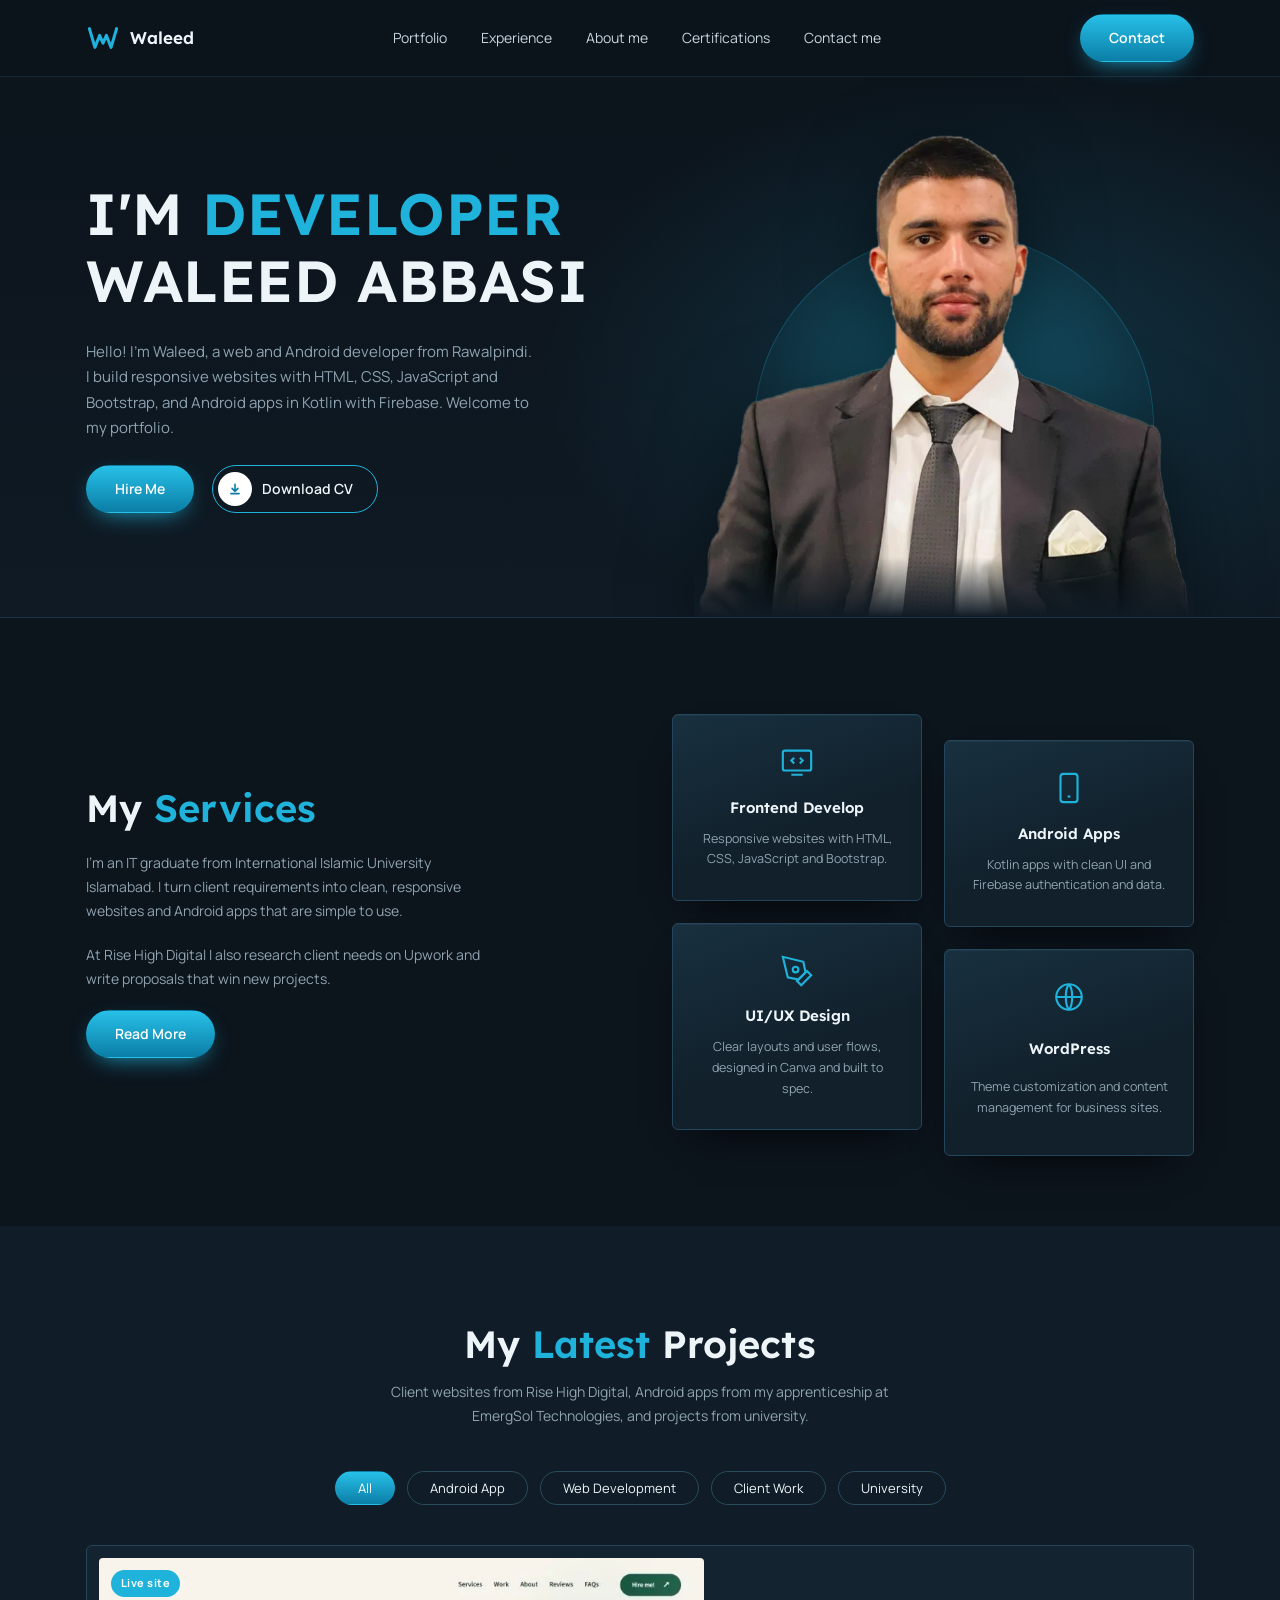
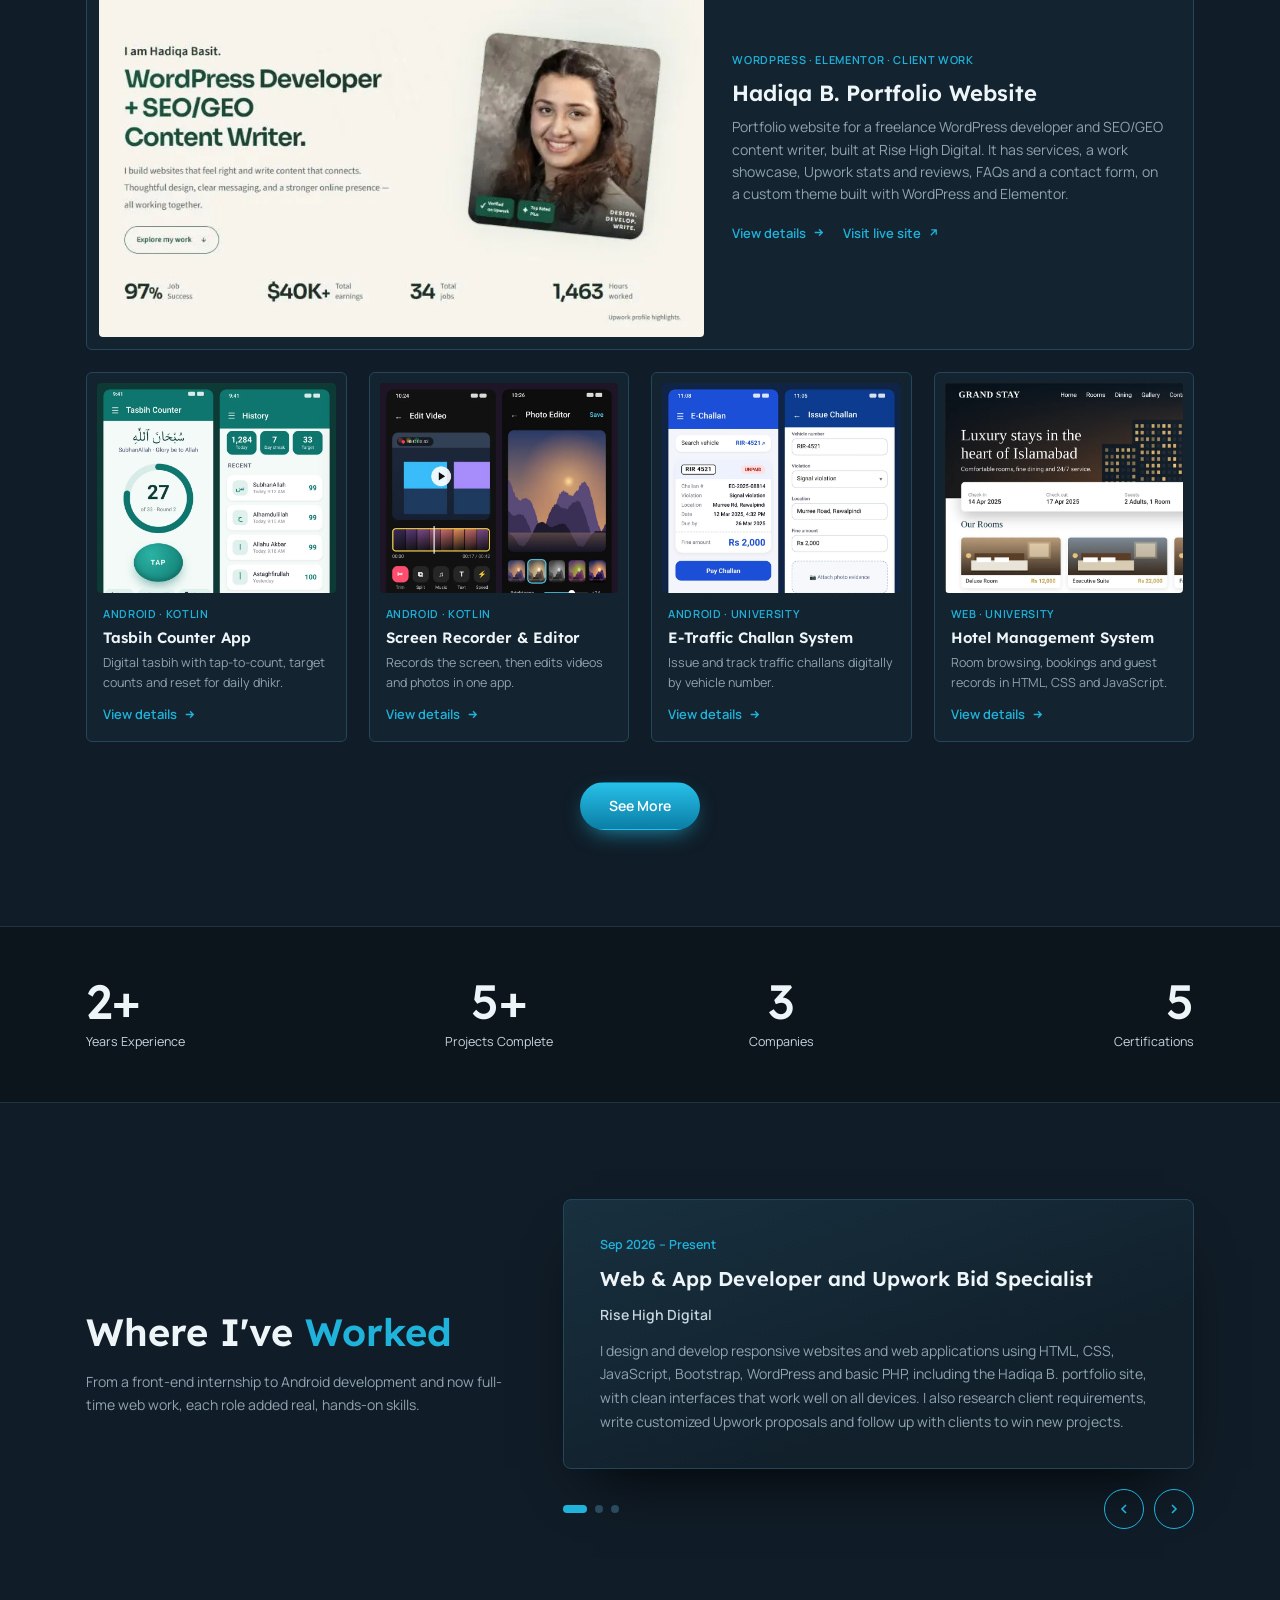
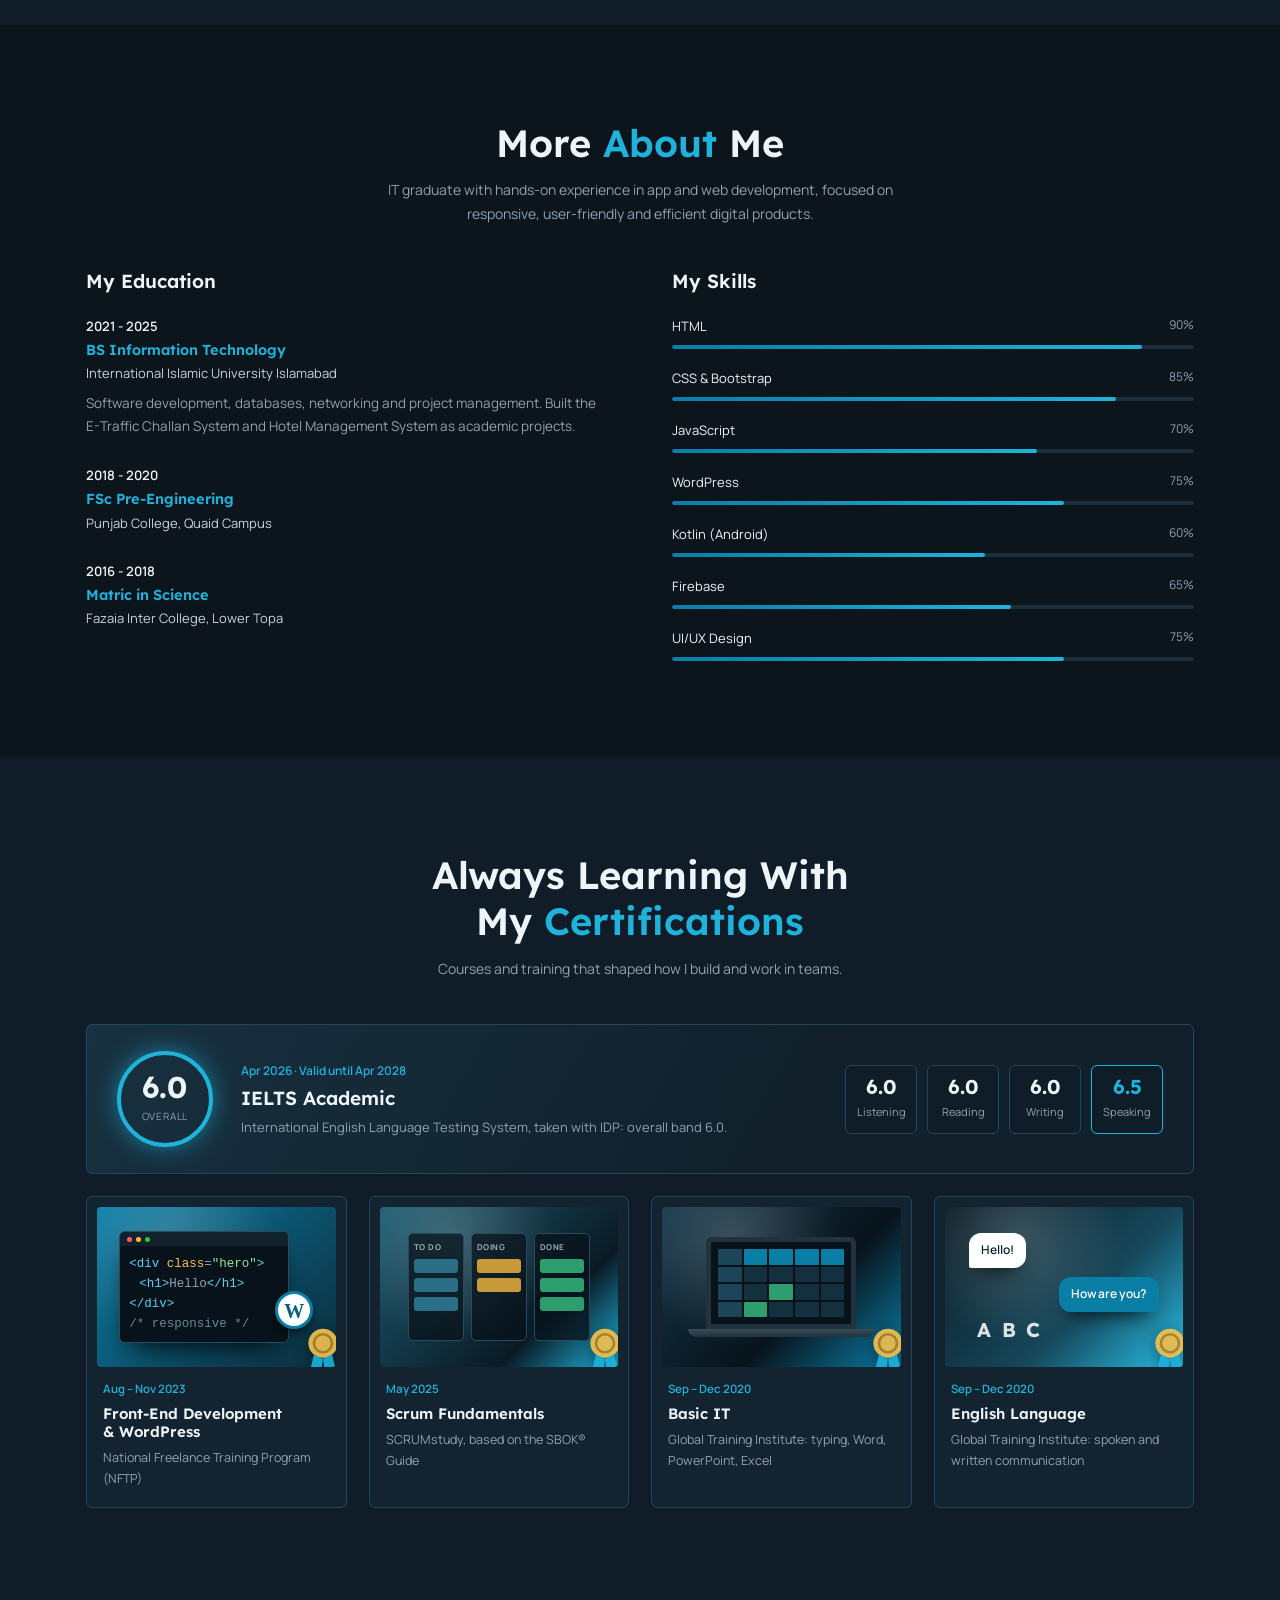
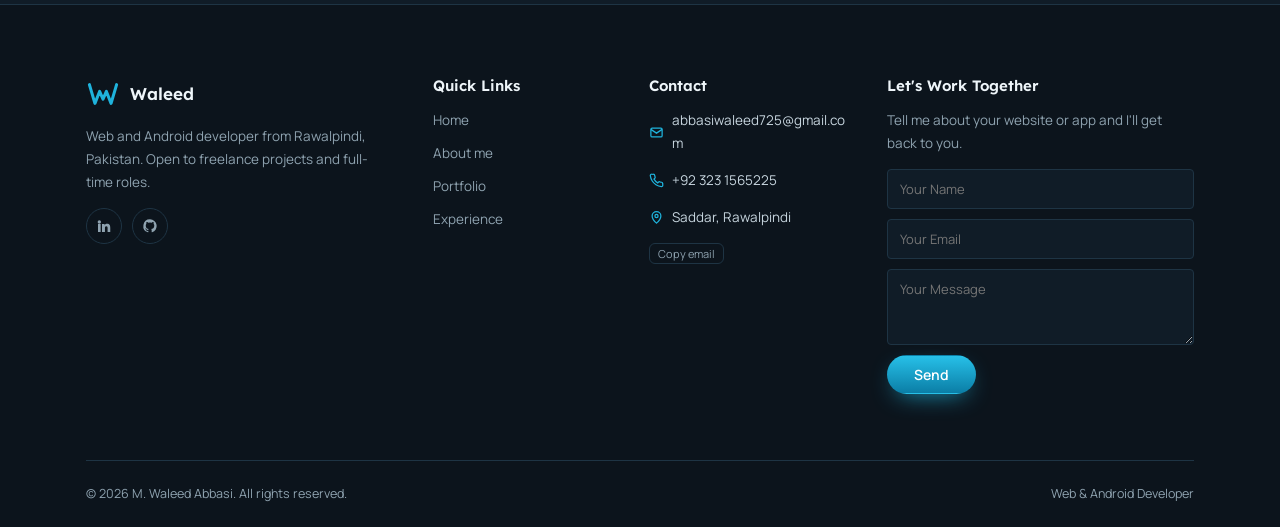
<file: index.html>
<!DOCTYPE html>
<html lang="en">
<head>
<meta charset="utf-8">
<meta name="viewport" content="width=device-width, initial-scale=1, viewport-fit=cover">
<title>Waleed Abbasi</title>
<link rel="preconnect" href="https://fonts.googleapis.com">
<link rel="preconnect" href="https://fonts.gstatic.com" crossorigin>
<link rel="stylesheet" href="https://fonts.googleapis.com/css2?family=Lexend:wght@400;500;600;700&family=Manrope:wght@400;500;600;700&display=swap">
<style>
/* Layout: follows the Behance reference: dark navy bands, cyan accent, split hero with cut-out portrait, staggered service cards */
:root{
  --bg:#0c141c; --band:#101c27; --hero:#0f1a24; --card:#13232f; --line:#1e3444;
  --fg:#eef5f9; --muted:#8fa3b0; --accent:#1fb3dc; --accent-2:#0b7ea6;
  --display:"Lexend","Segoe UI",system-ui,sans-serif;
  --body:"Manrope","Segoe UI",system-ui,sans-serif;
  color-scheme:dark;
}
*{box-sizing:border-box}
[hidden]{display:none!important}
html{scroll-behavior:smooth}
body{margin:0;background:var(--bg);color:var(--fg);font-family:var(--body);font-size:15px;line-height:1.7;-webkit-font-smoothing:antialiased}
body::before{content:"";position:fixed;inset:0 0 auto;height:env(safe-area-inset-top,0px);z-index:60;background:var(--bg)}
a{color:inherit;text-decoration:none}
h1,h2,h3,h4{font-family:var(--display);line-height:1.2;margin:0;font-weight:600;text-wrap:balance}
p{margin:0}
.hl{color:var(--accent)}
.wrap{max-width:1140px;margin:0 auto;padding-left:max(16px,env(safe-area-inset-left,0px));padding-right:max(16px,env(safe-area-inset-right,0px))}
section{padding-block:96px}
.band{background:var(--band)}
.sec-head{text-align:center;max-width:560px;margin:0 auto 44px;display:grid;gap:12px}
.sec-head h2,.h2{font-size:clamp(28px,4vw,38px)}
.sec-head p{color:var(--muted);font-size:14px}
:focus-visible{outline:2px solid var(--accent);outline-offset:3px;border-radius:6px}

.btn{display:inline-flex;align-items:center;justify-content:center;gap:10px;padding:11px 28px;border-radius:999px;font-weight:600;font-size:14px;border:1px solid transparent;cursor:pointer;font-family:var(--body);transition:transform .2s,box-shadow .2s,background .2s}
.btn-primary{background:linear-gradient(180deg,#27c0e8,var(--accent-2));color:#fff;box-shadow:0 8px 24px -10px var(--accent)}
.btn-primary:hover{transform:translateY(-2px);box-shadow:0 12px 30px -10px var(--accent)}
.btn-ghost{border-color:var(--accent);padding:5px 24px 5px 5px}
.btn-ghost .dot{width:34px;height:34px;border-radius:50%;background:#fff;display:grid;place-items:center;color:var(--accent-2)}
.btn-ghost:hover{background:rgba(31,179,220,.1)}

/* nav */
header{position:sticky;top:env(safe-area-inset-top,0px);z-index:50;background:rgba(12,20,28,.88);backdrop-filter:blur(12px);border-bottom:1px solid rgba(30,52,68,.6)}
.nav{display:flex;align-items:center;justify-content:space-between;height:76px;gap:16px}
.logo{display:flex;align-items:center;gap:10px;font-family:var(--display);font-weight:600;font-size:17px}
.logo svg{width:34px;height:34px}
.links{display:flex;gap:34px;font-size:14px;color:#c7d5de}
.links a{position:relative}
.links a:hover{color:var(--accent)}
.menu-btn{display:none;background:none;border:1px solid var(--line);color:var(--fg);border-radius:10px;width:42px;height:42px;cursor:pointer}

/* hero */
.hero{background:radial-gradient(700px 460px at 78% 55%,rgba(31,179,220,.18),transparent 65%),linear-gradient(180deg,var(--bg),var(--hero));overflow:hidden;border-bottom:1px solid var(--line)}
.hero-grid{display:grid;grid-template-columns:1.05fr .95fr;gap:24px;align-items:end;min-height:540px}
.hero-copy{padding-block:80px;display:grid;gap:24px;align-self:center;min-width:0}
.hero h1{font-size:clamp(36px,5.4vw,58px);text-transform:uppercase;letter-spacing:.01em;line-height:1.15}
.hero-copy>p{color:var(--muted);max-width:50ch;font-size:15px}
.hero-actions{display:flex;gap:18px;flex-wrap:wrap}
.portrait{position:relative;justify-self:end;width:min(500px,100%);align-self:end}
.portrait::before{content:"";position:absolute;left:12%;right:8%;bottom:0;height:78%;border-radius:50% 50% 0 0;background:radial-gradient(circle at 50% 40%,rgba(31,179,220,.35),rgba(31,179,220,.04) 70%);border:1px solid rgba(31,179,220,.25);border-bottom:0}
.portrait img{position:relative;display:block;width:100%;height:auto;filter:drop-shadow(0 20px 40px rgba(0,0,0,.5))}
.portrait::after{content:"";position:absolute;inset:auto 0 0;height:60px;background:linear-gradient(transparent,var(--hero))}

/* services */
.svc-grid{display:grid;grid-template-columns:1fr 1fr;gap:64px;align-items:center}
.svc-intro{display:grid;gap:20px;justify-items:start}
.svc-intro p{color:var(--muted);font-size:14px;max-width:46ch}
.svc-cards{display:grid;grid-template-columns:1fr 1fr;gap:22px}
.svc-cards .card:nth-child(even){transform:translateY(26px)}
.card{position:relative;background:linear-gradient(160deg,#18303f 0%,#11202b 60%);border:1px solid #24465a;border-radius:6px;padding:30px 22px;text-align:center;display:grid;gap:12px;justify-items:center;box-shadow:inset 0 1px 0 rgba(255,255,255,.04),0 20px 40px -24px #000;transition:border-color .25s,box-shadow .25s}
.card:hover{border-color:var(--accent);box-shadow:0 0 0 1px var(--accent),0 20px 40px -20px rgba(31,179,220,.4)}
.card .ic{color:var(--accent)}
.card h3{font-size:15px}
.card p{color:var(--muted);font-size:12.5px;line-height:1.65}

/* stats */
.stats{background:var(--bg);padding-block:48px;border-block:1px solid var(--line)}
.stats .wrap{display:grid;grid-template-columns:repeat(4,1fr);gap:20px}
.stat{text-align:center}
.stat:first-child{text-align:left}.stat:last-child{text-align:right}
.stat b{font-family:var(--display);font-size:clamp(34px,4.6vw,48px);font-weight:500;display:block;line-height:1.1;font-variant-numeric:tabular-nums}
.stat span{color:#c7d5de;font-size:12.5px}

/* about */
.about-grid{display:grid;grid-template-columns:1fr 1fr;gap:64px}
.about-grid>div{min-width:0}
.col-title{font-size:19px;margin-bottom:22px}
.edu{display:grid;gap:26px}
.edu-item{display:grid;gap:4px}
.edu-item .date{font-size:13px;font-weight:600}
.edu-item h4{color:var(--accent);font-size:14.5px}
.edu-item .org{font-size:13px;color:#c7d5de}
.edu-item p{color:var(--muted);font-size:13.5px;margin-top:4px}
.skills{display:grid;gap:18px}
.skill .row{display:flex;justify-content:space-between;font-size:13px;margin-bottom:8px}
.skill .row span:last-child{color:var(--muted);font-size:12px}
.bar{height:4px;background:#1c2f3c;border-radius:4px;overflow:hidden}
.bar i{display:block;height:100%;background:linear-gradient(90deg,var(--accent-2),var(--accent));border-radius:4px}

/* projects */
.filters{display:flex;flex-wrap:wrap;gap:12px;justify-content:center;margin-bottom:40px}
.filters button{background:transparent;border:1px solid #2a4a5e;color:var(--fg);border-radius:999px;padding:7px 22px;font-family:var(--body);font-size:13px;cursor:pointer;transition:.2s}
.filters button:hover{border-color:var(--accent)}
.filters button.on{background:linear-gradient(180deg,#27c0e8,var(--accent-2));border-color:transparent;color:#fff}
.proj-grid{display:grid;grid-template-columns:repeat(4,1fr);gap:22px}
.proj.feat{grid-column:1/-1;display:grid;grid-template-columns:1.35fr 1fr;gap:28px;align-items:center;padding:12px}
.proj.feat .proj-body{gap:10px;padding:8px 14px 8px 0}
.proj.feat h3{font-size:22px}
.proj.feat p{font-size:14px}
.proj.feat .shot{height:auto;aspect-ratio:16/10;display:block;padding:0}
.proj.feat .shot img{display:block;width:100%;height:100%;object-fit:cover;object-position:top;transition:transform .5s}
.proj.feat:hover .shot img{transform:scale(1.03)}
.proj .live{display:inline-flex;align-items:center;gap:6px;margin-top:6px;font-size:13px;font-weight:600;color:var(--accent)}
.proj .live:hover{text-decoration:underline}
.proj .new{position:absolute;left:12px;top:12px;background:var(--accent);color:#fff;font-size:11px;font-weight:700;padding:4px 10px;border-radius:999px;letter-spacing:.04em}
.proj.feat .shot{position:relative}
.proj .shot img{display:block;width:100%;height:100%;object-fit:cover;transition:transform .5s}
.proj:hover .shot img{transform:scale(1.04)}
.proj:not(.feat) .shot{height:210px}
.proj .shot img.tall{object-position:center 8%}
.proj .shot img.wide{object-position:left center}
.proj{background:var(--card);border:1px solid #24465a;border-radius:6px;padding:10px;display:flex;flex-direction:column;gap:12px;transition:border-color .25s,transform .25s}
.proj:hover{border-color:var(--accent);transform:translateY(-4px)}
.shot{height:200px;border-radius:4px;position:relative;display:grid;place-items:center;overflow:hidden;background:radial-gradient(300px 160px at 50% 115%,rgba(31,179,220,.35),transparent 70%),#08131b}
.proj-body{padding:0 6px 8px;display:grid;gap:6px}
.proj .tag{font-size:11px;color:var(--accent);font-weight:600;letter-spacing:.06em;text-transform:uppercase}
.proj h3{font-size:15px}
.proj p{color:var(--muted);font-size:12.5px;line-height:1.6}
.center{display:flex;justify-content:center;margin-top:40px}

/* mockups inside .shot */
.phone{width:104px;height:188px;border-radius:18px;background:#060e14;border:3px solid #22323e;padding:11px 8px;display:flex;flex-direction:column;gap:7px;align-items:center;box-shadow:0 20px 40px -18px #000;transform:translateY(22px)}
.phone::before{content:"";width:30px;height:4px;border-radius:4px;background:#22323e}
.phone.alt{transform:translateY(40px) rotate(7deg);margin-left:-22px;opacity:.9}
.duo{display:flex;align-items:flex-start}
.ring{width:74px;height:74px;border-radius:50%;border:5px solid var(--accent);display:grid;place-items:center;margin-top:10px;box-shadow:0 0 26px -4px var(--accent)}
.ring b{font-family:var(--display);font-size:20px}
.mini{font-size:7.5px;color:var(--muted);text-align:center;letter-spacing:.06em}
.beads{display:flex;gap:4px}.beads i{width:7px;height:7px;border-radius:50%;background:var(--accent);opacity:.35}.beads i:nth-child(-n+3){opacity:1}
.rec{width:38px;height:38px;border-radius:50%;border:3px solid #fff;display:grid;place-items:center;margin-top:14px}.rec i{width:20px;height:20px;border-radius:50%;background:#ff4d5e}
.timeline{width:100%;height:16px;display:flex;gap:2px}.timeline i{flex:1;background:linear-gradient(180deg,#2a6f86,#164252);border-radius:2px}
.pic{width:100%;height:62px;border-radius:5px;background:linear-gradient(135deg,#1d6d87,#0b2733 60%,#d3854d)}
.sliders{width:100%;display:grid;gap:5px}.sliders i{height:3px;background:var(--line);border-radius:3px;position:relative}.sliders i::after{content:"";position:absolute;left:0;top:0;height:3px;width:60%;background:var(--accent);border-radius:3px}
.ticket{width:100%;background:#0f1f2a;border:1px dashed #2a4a5c;border-radius:5px;padding:6px;display:grid;gap:4px}
.ticket .l{height:4px;background:var(--line);border-radius:3px}.ticket .l.s{width:60%}
.ticket .amt{font-family:var(--display);font-size:12px;color:var(--accent)}
.plate{font-size:9px;background:#e8f1f6;color:#0b1219;padding:2px 7px;border-radius:3px;font-weight:700}
.paybtn{width:100%;font-size:7.5px;text-align:center;background:var(--accent);border-radius:4px;padding:4px;color:#fff;font-weight:700}
.browser{width:88%;height:160px;border-radius:8px;border:1px solid #22323e;background:#060e14;transform:translateY(22px);overflow:hidden;box-shadow:0 20px 40px -18px #000}
.browser .bt{height:18px;background:#12222e;display:flex;gap:4px;align-items:center;padding:0 8px}.browser .bt i{width:6px;height:6px;border-radius:50%;background:#2c4555}
.browser .hb{height:48px;margin:8px;border-radius:5px;background:linear-gradient(120deg,#16475a,#0e2532);display:flex;align-items:center;padding:0 10px;font-family:var(--display);font-size:10px}
.rooms{display:grid;grid-template-columns:repeat(3,1fr);gap:6px;margin:0 8px}
.rooms div{height:52px;border-radius:5px;background:#12222e;border:1px solid var(--line);display:flex;flex-direction:column;padding:4px;gap:3px}
.rooms div::before{content:"";flex:1;border-radius:3px;background:linear-gradient(135deg,#2a6f86,#12313f)}
.rooms span{font-size:6.5px;color:var(--muted)}

/* certifications as article cards */
.art-grid{display:grid;grid-template-columns:repeat(4,1fr);gap:22px}
.art{background:var(--card);border:1px solid #24465a;border-radius:6px;padding:10px;display:flex;flex-direction:column;gap:12px}
.art .img{height:150px;border-radius:4px;display:grid;place-items:center;position:relative;overflow:hidden}
.art .img svg{width:54px;height:54px;color:#fff;opacity:.9;position:relative}
.art .img::before{content:"";position:absolute;inset:0;background:radial-gradient(circle at 30% 20%,rgba(255,255,255,.18),transparent 50%)}
.g1{background:linear-gradient(135deg,#0b7ea6,#0c2d3d)}.g2{background:linear-gradient(135deg,#1c5d73,#0a1a24 70%,#1fb3dc)}.g3{background:linear-gradient(135deg,#14374a,#08131b 60%,#0b7ea6)}.g4{background:linear-gradient(135deg,#0a1a24,#16475a 60%,#27c0e8)}
.art-body{padding:0 6px 8px;display:grid;gap:6px}
.art .date{font-size:11.5px;color:var(--accent);font-weight:600}
.art h3{font-size:15px}
.art p{color:var(--muted);font-size:12.5px}

.ielts{display:grid;grid-template-columns:auto 1fr auto;gap:28px;align-items:center;background:linear-gradient(120deg,#18303f,#11202b 65%);border:1px solid #24465a;border-radius:6px;padding:26px 30px;margin-bottom:22px}
.ielts .badge-i{width:96px;height:96px;border-radius:50%;border:4px solid var(--accent);display:grid;place-items:center;text-align:center;box-shadow:0 0 30px -6px var(--accent)}
.ielts .badge-i b{font-family:var(--display);font-size:30px;line-height:1;display:block}
.ielts .badge-i small{font-size:10px;color:var(--muted);letter-spacing:.08em}
.ielts .info-i{display:grid;gap:6px;min-width:0}
.ielts .date{font-size:12px;color:var(--accent);font-weight:600}
.ielts h3{font-size:19px}
.ielts p{color:var(--muted);font-size:13px}
.bands{display:grid;grid-template-columns:repeat(4,72px);gap:10px}
.bands div{border:1px solid #24465a;border-radius:6px;padding:10px 6px;text-align:center;background:#0f1d28}
.bands b{font-family:var(--display);font-size:20px;display:block;line-height:1.1;font-variant-numeric:tabular-nums}
.bands span{font-size:11px;color:var(--muted)}
.bands div.top{border-color:var(--accent)}.bands div.top b{color:var(--accent)}
@media (max-width:860px){.ielts{grid-template-columns:auto 1fr}.bands{grid-column:1/-1;grid-template-columns:repeat(4,1fr)}}
@media (max-width:600px){.ielts{grid-template-columns:1fr;justify-items:start;padding:22px}}

.art .img{height:160px}
.ill{position:relative;z-index:1}
.seal{position:absolute;right:10px;bottom:14px;width:30px;height:30px;z-index:2;filter:drop-shadow(0 4px 8px rgba(0,0,0,.45))}
.seal svg{width:100%;height:100%;opacity:1}
.ill.code{display:flex;align-items:center}
.win{width:170px;background:#07121a;border:1px solid #2a4a5e;border-radius:6px;overflow:hidden;box-shadow:0 14px 28px -12px #000}
.wb{height:14px;background:#12222e;display:flex;gap:4px;align-items:center;padding:0 7px}.wb i{width:5px;height:5px;border-radius:50%;background:#3a5a6e}.wb i:first-child{background:#ff5f57}.wb i:nth-child(2){background:#febc2e}.wb i:nth-child(3){background:#28c840}
.lines{padding:8px 9px;font-family:ui-monospace,Consolas,monospace;font-size:9px;line-height:1.6;color:#d6e4ec;text-align:left}
.lines p{margin:0;white-space:nowrap}.lines .in{padding-left:10px}
.lines .k{color:#5ad1f0;font-weight:400}.lines .a{color:#f5c451;font-weight:400}.lines .s{color:#9be29b;font-weight:400}.lines .cm{color:#6c8796}
.wp{width:38px;height:38px;border-radius:50%;background:#fff;color:#0b5f80;display:grid;place-items:center;font-family:Georgia,serif;font-weight:700;font-size:20px;margin-left:-14px;margin-top:46px;border:3px solid #0b7ea6;box-shadow:0 8px 16px -6px #000}
.ill.board{display:grid;grid-template-columns:repeat(3,56px);gap:7px}
.board .col{background:rgba(7,18,26,.75);border:1px solid #2a4a5e;border-radius:5px;padding:6px 5px;display:grid;gap:5px;align-content:start;min-height:108px}
.board span{font-size:8px;color:#9fb3bf;text-transform:uppercase;letter-spacing:.06em;font-weight:700}
.board i{height:14px;border-radius:3px;background:#2a6f86}.board i.y{background:#c99a3a}.board i.g{background:#2f9e6e}
.ill.laptop{display:grid;justify-items:center}
.scr{width:150px;height:92px;background:#07121a;border:5px solid #22323e;border-radius:6px 6px 0 0;padding:7px}
.sheet{display:grid;grid-template-columns:repeat(5,1fr);gap:2px;height:100%}
.sheet i{background:#14303f;border-radius:1px}.sheet i:nth-child(-n+5){background:#0b7ea6}.sheet i:nth-child(5n+1){background:#1c4558}.sheet i:nth-child(13),.sheet i:nth-child(17){background:#2f9e6e}
.base{width:186px;height:8px;background:linear-gradient(#3a4d5a,#22323e);border-radius:0 0 8px 8px}
.ill.talk{width:190px;height:120px}
.bub{position:absolute;padding:7px 12px;border-radius:12px;font-size:12px;font-weight:600;box-shadow:0 10px 20px -10px #000;white-space:nowrap}
.bub.b1{left:0;top:6px;background:#fff;color:#0b2733;border-bottom-left-radius:2px}
.bub.b2{right:0;top:50px;background:#0b7ea6;color:#fff;border-bottom-right-radius:2px}
.abc{position:absolute;left:8px;bottom:0;font-family:var(--display);font-size:20px;font-weight:700;letter-spacing:.12em;color:rgba(255,255,255,.85)}

/* experience slider */
.exp-wrap{display:grid;grid-template-columns:.8fr 1.2fr;gap:56px;align-items:center}
.exp-intro{display:grid;gap:14px}
.exp-intro p{color:var(--muted);font-size:14px}
.slider{position:relative}
.slide{background:linear-gradient(160deg,#18303f,#11202b 70%);border:1px solid #24465a;border-radius:8px;padding:34px 36px;display:grid;gap:12px;min-height:250px;align-content:start;box-shadow:0 30px 60px -30px #000}
.slide .date{font-size:12.5px;color:var(--accent);font-weight:600}
.slide h3{font-size:20px}
.slide .org{font-size:14px;color:#c7d5de;font-weight:600}
.slide p{color:var(--muted);font-size:14px}
.slide ul{margin:0;padding-left:18px;color:var(--muted);font-size:13.5px;display:grid;gap:4px}
.ctrl{display:flex;align-items:center;justify-content:space-between;margin-top:20px}
.dots{display:flex;gap:8px}
.dots button{width:8px;height:8px;border-radius:50%;border:0;background:#2a4a5e;cursor:pointer;padding:0}
.dots button.on{background:var(--accent);width:24px;border-radius:8px}
.arrows{display:flex;gap:10px}
.arrows button{width:40px;height:40px;border-radius:50%;border:1px solid var(--accent);background:transparent;color:var(--accent);cursor:pointer;display:grid;place-items:center}
.arrows button:hover{background:rgba(31,179,220,.12)}

/* companies row */
.brands{padding-block:44px;border-block:1px solid var(--line)}
.brands .wrap{display:flex;justify-content:space-between;align-items:center;gap:28px;flex-wrap:wrap}
.brands span{font-family:var(--display);font-weight:600;font-size:clamp(15px,2vw,20px);color:#9fb3bf;letter-spacing:.02em;display:flex;align-items:center;gap:10px}
.brands span i{width:10px;height:10px;border-radius:50%;background:var(--accent)}

/* footer */
footer{background:var(--bg);padding-block:72px 0;border-top:1px solid var(--line)}
.foot{display:grid;grid-template-columns:1.4fr .8fr .9fr 1.4fr;gap:40px}
.foot>div{min-width:0;display:grid;gap:14px;align-content:start}
.foot h4{font-size:15px}
.foot p,.foot li{color:var(--muted);font-size:13.5px}
.foot ul{list-style:none;margin:0;padding:0;display:grid;gap:10px}
.foot ul a:hover{color:var(--accent)}
.socials{display:flex;gap:10px}
.socials a{width:36px;height:36px;border:1px solid var(--line);border-radius:50%;display:grid;place-items:center;color:var(--muted);transition:.2s}
.socials a:hover{color:var(--accent);border-color:var(--accent)}
.socials svg{width:16px;height:16px}
.ci{display:flex;align-items:center;gap:8px;font-size:13.5px;color:#c7d5de;word-break:break-word}
.ci svg{flex:none;color:var(--accent)}
.copy{background:none;border:1px solid var(--line);color:var(--muted);border-radius:6px;padding:2px 8px;font-size:11px;cursor:pointer;font-family:var(--body)}
.copy:hover{color:var(--accent);border-color:var(--accent)}
form{display:grid;gap:10px}
input,textarea{background:#101c27;border:1px solid var(--line);border-radius:4px;padding:10px 12px;color:var(--fg);font-family:var(--body);font-size:13px;width:100%}
input:focus,textarea:focus{outline:none;border-color:var(--accent)}
textarea{min-height:76px;resize:vertical}
form .btn{justify-self:start;padding:9px 26px}
.form-note{font-size:12px;color:var(--accent)}
.bottom{margin-top:56px;border-top:1px solid var(--line);padding-block:22px;display:flex;justify-content:space-between;gap:16px;flex-wrap:wrap;font-size:12.5px;color:var(--muted)}

@media (max-width:980px){
  .proj-grid,.art-grid{grid-template-columns:1fr 1fr}
  .proj.feat{grid-template-columns:1fr 1fr}
  .foot{grid-template-columns:1fr 1fr}
}
@media (max-width:860px){
  .hero-grid,.svc-grid,.about-grid,.exp-wrap{grid-template-columns:1fr}
  .hero-grid{min-height:0}
  .hero-copy{padding-block:56px 0}
  .portrait{justify-self:center;width:min(400px,100%)}
  .links{display:none;position:absolute;top:76px;left:0;right:0;flex-direction:column;gap:0;background:var(--band);border-bottom:1px solid var(--line);padding-left:max(16px,env(safe-area-inset-left,0px));padding-right:max(16px,env(safe-area-inset-right,0px))}
  .links.open{display:flex}
  .links a{padding-block:14px;border-top:1px solid var(--line)}
  .menu-btn{display:grid;place-items:center}
  .nav>.btn{display:none}
}
@media (max-width:600px){
  section{padding-block:68px}
  .stats .wrap{grid-template-columns:1fr 1fr;row-gap:28px}
  .stat,.stat:first-child,.stat:last-child{text-align:center}
  .proj-grid,.art-grid,.foot{grid-template-columns:1fr}
  .proj.feat{grid-template-columns:1fr;gap:14px;padding:10px}
  .proj.feat .proj-body{padding:0 6px 8px}
  .svc-cards{gap:14px}
  .svc-cards .card:nth-child(even){transform:translateY(16px)}
  .card{padding:22px 14px}
  .slide{padding:26px 22px}
  .brands .wrap{justify-content:center}
}
@media (prefers-reduced-motion:reduce){*{transition:none!important;scroll-behavior:auto!important}}
</style>
</head>
<body>

<header>
  <div class="wrap nav">
    <a href="#home" class="logo" aria-label="Waleed Abbasi home">
      <svg viewBox="0 0 40 40" fill="none"><path d="M4 9l6.5 22L16 17l4 9 4-9 5.5 14L36 9" stroke="#1fb3dc" stroke-width="3.6" stroke-linecap="round" stroke-linejoin="round"/></svg>
      Waleed
    </a>
    <nav class="links" id="links">
      <a href="#projects">Portfolio</a>
      <a href="#experience">Experience</a>
      <a href="#about">About me</a>
      <a href="#certifications">Certifications</a>
      <a href="#contact">Contact me</a>
    </nav>
    <a href="#contact" class="btn btn-primary">Contact</a>
    <button class="menu-btn" id="menuBtn" aria-label="Open menu" aria-expanded="false">
      <svg width="20" height="20" viewBox="0 0 24 24" fill="none" stroke="currentColor" stroke-width="2"><path d="M4 7h16M4 12h16M4 17h16"/></svg>
    </button>
  </div>
</header>

<main>
<!-- HERO -->
<div class="hero" id="home">
  <div class="wrap hero-grid">
    <div class="hero-copy">
      <h1>I'm <span class="hl">Developer</span><br>Waleed Abbasi</h1>
      <p>Hello! I'm Waleed, a web and Android developer from Rawalpindi. I build responsive websites with HTML, CSS, JavaScript and Bootstrap, and Android apps in Kotlin with Firebase. Welcome to my portfolio.</p>
      <div class="hero-actions">
        <a href="#contact" class="btn btn-primary">Hire Me</a>
        <a href="cv.pdf" class="btn btn-ghost" download="Waleed_Abbasi_CV.pdf"><span class="dot"><svg width="14" height="14" viewBox="0 0 24 24" fill="none" stroke="currentColor" stroke-width="2.8" stroke-linecap="round"><path d="M12 4v12m0 0l-5-5m5 5l5-5M5 20h14"/></svg></span>Download CV</a>
      </div>
    </div>
    <div class="portrait">
      <img src="[data-uri]" alt="Portrait of Waleed Abbasi" width="760" height="747">
    </div>
  </div>
</div>

<!-- SERVICES -->
<section id="services">
  <div class="wrap svc-grid">
    <div class="svc-intro">
      <h2 class="h2">My <span class="hl">Services</span></h2>
      <p>I'm an IT graduate from International Islamic University Islamabad. I turn client requirements into clean, responsive websites and Android apps that are simple to use.</p>
      <p>At Rise High Digital I also research client needs on Upwork and write proposals that win new projects.</p>
      <a href="#about" class="btn btn-primary">Read More</a>
    </div>
    <div class="svc-cards">
      <div class="card"><span class="ic"><svg width="34" height="34" viewBox="0 0 24 24" fill="none" stroke="currentColor" stroke-width="1.5"><rect x="2" y="4" width="20" height="14" rx="1.5"/><path d="M8 21h8M10 9l-2 2 2 2M14 9l2 2-2 2"/></svg></span><h3>Frontend Develop</h3><p>Responsive websites with HTML, CSS, JavaScript and Bootstrap.</p></div>
      <div class="card"><span class="ic"><svg width="34" height="34" viewBox="0 0 24 24" fill="none" stroke="currentColor" stroke-width="1.5"><rect x="6" y="2" width="12" height="20" rx="2"/><path d="M11 18h2"/></svg></span><h3>Android Apps</h3><p>Kotlin apps with clean UI and Firebase authentication and data.</p></div>
      <div class="card"><span class="ic"><svg width="34" height="34" viewBox="0 0 24 24" fill="none" stroke="currentColor" stroke-width="1.5"><path d="M12 19l7-7 3 3-7 7-3-3z"/><path d="M18 13l-1.5-7.5L2 2l3.5 14.5L13 18l5-5z"/><circle cx="11" cy="11" r="2"/></svg></span><h3>UI/UX Design</h3><p>Clear layouts and user flows, designed in Canva and built to spec.</p></div>
      <div class="card"><span class="ic"><svg width="34" height="34" viewBox="0 0 24 24" fill="none" stroke="currentColor" stroke-width="1.5"><circle cx="12" cy="12" r="9"/><path d="M3 12h18M12 3c3 3.5 3 14.5 0 18M12 3c-3 3.5-3 14.5 0 18"/></svg></span><h3>WordPress</h3><p>Theme customization and content management for business sites.</p></div>
    </div>
  </div>
</section>

<!-- PROJECTS -->
<section id="projects" class="band">
  <div class="wrap">
    <div class="sec-head">
      <h2>My <span class="hl">Latest</span> Projects</h2>
      <p>Client websites from Rise High Digital, Android apps from my apprenticeship at EmergSol Technologies, and projects from university.</p>
    </div>
    <div class="filters">
      <button class="on" data-f="all">All</button>
      <button data-f="android">Android App</button>
      <button data-f="web">Web Development</button>
      <button data-f="client">Client Work</button>
      <button data-f="uni">University</button>
    </div>
    <div class="proj-grid">
      <article class="proj feat" data-cat="web client">
        <a class="shot" href="https://hadiqa.yummipop.store/" target="_blank" rel="noopener"><img src="[data-uri]" alt="Homepage of the Hadiqa B. portfolio website" loading="lazy" width="788" height="500"><span class="new">Live site</span></a>
        <div class="proj-body"><span class="tag">WordPress · Elementor · Client Work</span><h3>Hadiqa B. Portfolio Website</h3><p>Portfolio website for a freelance WordPress developer and SEO/GEO content writer, built at Rise High Digital. It has services, a work showcase, Upwork stats and reviews, FAQs and a contact form, on a custom theme built with WordPress and Elementor.</p><a class="live" href="https://hadiqa.yummipop.store/" target="_blank" rel="noopener">Visit live site <svg width="13" height="13" viewBox="0 0 24 24" fill="none" stroke="currentColor" stroke-width="2.4"><path d="M7 17L17 7M8 7h9v9"/></svg></a></div>
      </article>
      <article class="proj" data-cat="android">
        <div class="shot"><img src="[data-uri]" alt="Tasbih Counter app: counter and history screens" loading="lazy" width="848" height="900" class="tall"></div>
        <div class="proj-body"><span class="tag">Android · Kotlin</span><h3>Tasbih Counter App</h3><p>Digital tasbih with tap-to-count, target counts and reset for daily dhikr.</p></div>
      </article>
      <article class="proj" data-cat="android">
        <div class="shot"><img src="[data-uri]" alt="Screen Recorder app: video editor and photo editor screens" loading="lazy" width="848" height="900" class="tall"></div>
        <div class="proj-body"><span class="tag">Android · Kotlin</span><h3>Screen Recorder &amp; Editor</h3><p>Records the screen, then edits videos and photos in one app.</p></div>
      </article>
      <article class="proj" data-cat="android uni">
        <div class="shot"><img src="[data-uri]" alt="E-Challan app: challan details and issue challan screens" loading="lazy" width="848" height="900" class="tall"></div>
        <div class="proj-body"><span class="tag">Android · University</span><h3>E-Traffic Challan System</h3><p>Issue and track traffic challans digitally by vehicle number.</p></div>
      </article>
      <article class="proj" data-cat="web uni">
        <div class="shot"><img src="[data-uri]" alt="Hotel Management System website homepage" loading="lazy" width="1100" height="668" class="wide"></div>
        <div class="proj-body"><span class="tag">Web · University</span><h3>Hotel Management System</h3><p>Room browsing, bookings and guest records in HTML, CSS and JavaScript.</p></div>
      </article>
    </div>
    <div class="center"><a href="https://github.com/waleedabbasi725" target="_blank" rel="noopener" class="btn btn-primary">See More</a></div>
  </div>
</section>

<!-- STATS -->
<div class="stats">
  <div class="wrap">
    <div class="stat"><b>2+</b><span>Years Experience</span></div>
    <div class="stat"><b>5+</b><span>Projects Complete</span></div>
    <div class="stat"><b>3</b><span>Companies</span></div>
    <div class="stat"><b>5</b><span>Certifications</span></div>
  </div>
</div>

<!-- EXPERIENCE -->
<section id="experience" class="band">
  <div class="wrap exp-wrap">
    <div class="exp-intro">
      <h2 class="h2">Where I've <span class="hl">Worked</span></h2>
      <p>From a front-end internship to Android development and now full-time web work, each role added real, hands-on skills.</p>
    </div>
    <div class="slider">
      <div class="slide" data-i="0">
        <span class="date">Sep 2026 – Present</span>
        <h3>Web &amp; App Developer and Upwork Bid Specialist</h3>
        <span class="org">Rise High Digital</span>
        <p>I design and develop responsive websites and web applications using HTML, CSS, JavaScript, Bootstrap, WordPress and basic PHP, including the Hadiqa B. portfolio site, with clean interfaces that work well on all devices. I also research client requirements, write customized Upwork proposals and follow up with clients to win new projects.</p>
      </div>
      <div class="slide" data-i="1" hidden>
        <span class="date">Nov 2025 – May 2026</span>
        <h3>Mobile App Developer (Apprenticeship)</h3>
        <span class="org">EmergSol Technologies (Pvt) Ltd.</span>
        <p>Developed and maintained Android apps in Kotlin, including the Tasbih Counter and Screen Recorder &amp; Editor. Worked on UI, activity and fragment handling, Firebase authentication and data, debugging and performance.</p>
      </div>
      <div class="slide" data-i="2" hidden>
        <span class="date">Dec 2024 – Jun 2025</span>
        <h3>Front-End Developer (Internship)</h3>
        <span class="org">See Pakistan Tours</span>
        <p>Built and maintained responsive web interfaces with HTML, CSS, Bootstrap and JavaScript, collaborated on UI/UX improvements, and gained experience in debugging and deployment.</p>
      </div>
      <div class="ctrl">
        <div class="dots"><button class="on" aria-label="Role 1"></button><button aria-label="Role 2"></button><button aria-label="Role 3"></button></div>
        <div class="arrows">
          <button id="prev" aria-label="Previous role"><svg width="16" height="16" viewBox="0 0 24 24" fill="none" stroke="currentColor" stroke-width="2.4"><path d="M15 18l-6-6 6-6"/></svg></button>
          <button id="next" aria-label="Next role"><svg width="16" height="16" viewBox="0 0 24 24" fill="none" stroke="currentColor" stroke-width="2.4"><path d="M9 18l6-6-6-6"/></svg></button>
        </div>
      </div>
    </div>
  </div>
</section>

<!-- ABOUT -->
<section id="about">
  <div class="wrap">
    <div class="sec-head">
      <h2>More <span class="hl">About</span> Me</h2>
      <p>IT graduate with hands-on experience in app and web development, focused on responsive, user-friendly and efficient digital products.</p>
    </div>
    <div class="about-grid">
      <div>
        <h3 class="col-title">My Education</h3>
        <div class="edu">
          <div class="edu-item"><span class="date">2021 - 2025</span><h4>BS Information Technology</h4><span class="org">International Islamic University Islamabad</span><p>Software development, databases, networking and project management. Built the E-Traffic Challan System and Hotel Management System as academic projects.</p></div>
          <div class="edu-item"><span class="date">2018 - 2020</span><h4>FSc Pre-Engineering</h4><span class="org">Punjab College, Quaid Campus</span></div>
          <div class="edu-item"><span class="date">2016 - 2018</span><h4>Matric in Science</h4><span class="org">Fazaia Inter College, Lower Topa</span></div>
        </div>
      </div>
      <div>
        <h3 class="col-title">My Skills</h3>
        <div class="skills">
          <div class="skill"><div class="row"><span>HTML</span><span>90%</span></div><div class="bar"><i style="width:90%"></i></div></div>
          <div class="skill"><div class="row"><span>CSS &amp; Bootstrap</span><span>85%</span></div><div class="bar"><i style="width:85%"></i></div></div>
          <div class="skill"><div class="row"><span>JavaScript</span><span>70%</span></div><div class="bar"><i style="width:70%"></i></div></div>
          <div class="skill"><div class="row"><span>WordPress</span><span>75%</span></div><div class="bar"><i style="width:75%"></i></div></div>
          <div class="skill"><div class="row"><span>Kotlin (Android)</span><span>60%</span></div><div class="bar"><i style="width:60%"></i></div></div>
          <div class="skill"><div class="row"><span>Firebase</span><span>65%</span></div><div class="bar"><i style="width:65%"></i></div></div>
          <div class="skill"><div class="row"><span>UI/UX Design</span><span>75%</span></div><div class="bar"><i style="width:75%"></i></div></div>
        </div>
      </div>
    </div>
  </div>
</section>


<!-- CERTIFICATIONS -->
<section id="certifications" class="band">
  <div class="wrap">
    <div class="sec-head">
      <h2>Always Learning With My <span class="hl">Certifications</span></h2>
      <p>Courses and training that shaped how I build and work in teams.</p>
    </div>
    <div class="ielts">
      <div class="badge-i"><div><b>6.0</b><small>OVERALL</small></div></div>
      <div class="info-i"><span class="date">Apr 2026 · Valid until Apr 2028</span><h3>IELTS Academic</h3><p>International English Language Testing System, taken with IDP: overall band 6.0.</p></div>
      <div class="bands" aria-label="Band scores">
        <div><b>6.0</b><span>Listening</span></div>
        <div><b>6.0</b><span>Reading</span></div>
        <div><b>6.0</b><span>Writing</span></div>
        <div class="top"><b>6.5</b><span>Speaking</span></div>
      </div>
    </div>
    <div class="art-grid">
      <article class="art"><div class="img g1"><div class="ill code"><div class="win"><div class="wb"><i></i><i></i><i></i></div><div class="lines"><p><b class="k">&lt;div</b> <b class="a">class</b>=<b class="s">"hero"</b><b class="k">&gt;</b></p><p class="in"><b class="k">&lt;h1&gt;</b>Hello<b class="k">&lt;/h1&gt;</b></p><p><b class="k">&lt;/div&gt;</b></p><p class="cm">/* responsive */</p></div></div><div class="wp">W</div></div><span class="seal" aria-hidden="true"><svg viewBox="0 0 24 24"><circle cx="12" cy="9" r="6.5" fill="#f5c451"/><circle cx="12" cy="9" r="4" fill="none" stroke="#b8862a" stroke-width="1.2"/><path d="M8 14l-2 8 3-2 2 3 1-7M16 14l2 8-3-2-2 3-1-7" fill="#1fb3dc"/></svg></span></div><div class="art-body"><span class="date">Aug – Nov 2023</span><h3>Front-End Development &amp; WordPress</h3><p>National Freelance Training Program (NFTP)</p></div></article>
      <article class="art"><div class="img g2"><div class="ill board"><div class="col"><span>To do</span><i></i><i></i><i></i></div><div class="col"><span>Doing</span><i class="y"></i><i class="y"></i></div><div class="col"><span>Done</span><i class="g"></i><i class="g"></i><i class="g"></i></div></div><span class="seal" aria-hidden="true"><svg viewBox="0 0 24 24"><circle cx="12" cy="9" r="6.5" fill="#f5c451"/><circle cx="12" cy="9" r="4" fill="none" stroke="#b8862a" stroke-width="1.2"/><path d="M8 14l-2 8 3-2 2 3 1-7M16 14l2 8-3-2-2 3-1-7" fill="#1fb3dc"/></svg></span></div><div class="art-body"><span class="date">May 2025</span><h3>Scrum Fundamentals</h3><p>SCRUMstudy, based on the SBOK® Guide</p></div></article>
      <article class="art"><div class="img g3"><div class="ill laptop"><div class="scr"><div class="sheet"><i></i><i></i><i></i><i></i><i></i><i></i><i></i><i></i><i></i><i></i><i></i><i></i><i></i><i></i><i></i><i></i><i></i><i></i><i></i><i></i></div></div><div class="base"></div></div><span class="seal" aria-hidden="true"><svg viewBox="0 0 24 24"><circle cx="12" cy="9" r="6.5" fill="#f5c451"/><circle cx="12" cy="9" r="4" fill="none" stroke="#b8862a" stroke-width="1.2"/><path d="M8 14l-2 8 3-2 2 3 1-7M16 14l2 8-3-2-2 3-1-7" fill="#1fb3dc"/></svg></span></div><div class="art-body"><span class="date">Sep – Dec 2020</span><h3>Basic IT</h3><p>Global Training Institute: typing, Word, PowerPoint, Excel</p></div></article>
      <article class="art"><div class="img g4"><div class="ill talk"><div class="bub b1">Hello!</div><div class="bub b2">How are you?</div><div class="abc">A B C</div></div><span class="seal" aria-hidden="true"><svg viewBox="0 0 24 24"><circle cx="12" cy="9" r="6.5" fill="#f5c451"/><circle cx="12" cy="9" r="4" fill="none" stroke="#b8862a" stroke-width="1.2"/><path d="M8 14l-2 8 3-2 2 3 1-7M16 14l2 8-3-2-2 3-1-7" fill="#1fb3dc"/></svg></span></div><div class="art-body"><span class="date">Sep – Dec 2020</span><h3>English Language</h3><p>Global Training Institute: spoken and written communication</p></div></article>
    </div>
  </div>
</section>


</main>

<footer id="contact">
  <div class="wrap">
    <div class="foot">
      <div>
        <a href="#home" class="logo"><svg viewBox="0 0 40 40" fill="none"><path d="M4 9l6.5 22L16 17l4 9 4-9 5.5 14L36 9" stroke="#1fb3dc" stroke-width="3.6" stroke-linecap="round" stroke-linejoin="round"/></svg>Waleed</a>
        <p>Web and Android developer from Rawalpindi, Pakistan. Open to freelance projects and full-time roles.</p>
        <div class="socials">
          <a href="https://www.linkedin.com/in/waleed-abbasi-006522288" target="_blank" rel="noopener" aria-label="LinkedIn"><svg viewBox="0 0 24 24" fill="currentColor"><path d="M4.98 3.5a2.5 2.5 0 11-.01 5 2.5 2.5 0 01.01-5zM3 9h4v12H3zM9 9h3.8v1.7h.05c.53-1 1.83-2.05 3.77-2.05 4.03 0 4.78 2.65 4.78 6.1V21h-4v-5.5c0-1.3 0-3-1.85-3s-2.13 1.44-2.13 2.92V21H9z"/></svg></a>
          <a href="https://github.com/waleedabbasi725" target="_blank" rel="noopener" aria-label="GitHub"><svg viewBox="0 0 24 24" fill="currentColor"><path d="M12 2a10 10 0 00-3.16 19.49c.5.09.68-.22.68-.48v-1.7c-2.78.6-3.37-1.34-3.37-1.34-.45-1.16-1.11-1.47-1.11-1.47-.9-.62.07-.6.07-.6 1 .07 1.53 1.03 1.53 1.03.9 1.52 2.34 1.08 2.91.83.09-.65.35-1.09.63-1.34-2.22-.25-4.55-1.11-4.55-4.94 0-1.1.39-1.99 1.03-2.69-.1-.25-.45-1.27.1-2.65 0 0 .84-.27 2.75 1.02a9.5 9.5 0 015 0c1.91-1.3 2.75-1.02 2.75-1.02.55 1.38.2 2.4.1 2.65.64.7 1.03 1.6 1.03 2.69 0 3.84-2.34 4.68-4.57 4.93.36.31.68.92.68 1.85v2.75c0 .27.18.58.69.48A10 10 0 0012 2z"/></svg></a>
        </div>
      </div>
      <div>
        <h4>Quick Links</h4>
        <ul><li><a href="#home">Home</a></li><li><a href="#about">About me</a></li><li><a href="#projects">Portfolio</a></li><li><a href="#experience">Experience</a></li></ul>
      </div>
      <div>
        <h4>Contact</h4>
        <span class="ci"><svg width="15" height="15" viewBox="0 0 24 24" fill="none" stroke="currentColor" stroke-width="2"><rect x="3" y="5" width="18" height="14" rx="2"/><path d="M3 7l9 6 9-6"/></svg><span id="em">abbasiwaleed725@gmail.com</span></span>
        <span class="ci"><svg width="15" height="15" viewBox="0 0 24 24" fill="none" stroke="currentColor" stroke-width="2"><path d="M22 16.9v3a2 2 0 01-2.2 2 19.8 19.8 0 01-8.6-3.1 19.5 19.5 0 01-6-6A19.8 19.8 0 012.1 4.2 2 2 0 014.1 2h3a2 2 0 012 1.7c.1.9.4 1.8.7 2.7a2 2 0 01-.5 2.1L8 9.8a16 16 0 006 6l1.3-1.3a2 2 0 012.1-.4c.9.3 1.8.6 2.7.7a2 2 0 011.7 2z"/></svg>+92 323 1565225</span>
        <span class="ci"><svg width="15" height="15" viewBox="0 0 24 24" fill="none" stroke="currentColor" stroke-width="2"><path d="M12 21s-7-6.2-7-11.5a7 7 0 0114 0C19 14.8 12 21 12 21z"/><circle cx="12" cy="9.5" r="2.5"/></svg>Saddar, Rawalpindi</span>
        <button class="copy" data-copy="abbasiwaleed725@gmail.com" style="justify-self:start">Copy email</button>
      </div>
      <div>
        <h4>Let's Work Together</h4>
        <p>Tell me about your website or app and I'll get back to you.</p>
        <form id="contactForm">
          <input id="f-name" name="name" required placeholder="Your Name" aria-label="Your name">
          <input id="f-email" name="email" type="email" required placeholder="Your Email" aria-label="Your email">
          <textarea id="f-msg" name="message" required placeholder="Your Message" aria-label="Your message"></textarea>
          <button class="btn btn-primary" type="submit">Send</button>
          <span class="form-note" id="formNote" aria-live="polite"></span>
        </form>
      </div>
    </div>
    <div class="bottom"><span>© <span id="yr">2026</span> M. Waleed Abbasi. All rights reserved.</span><span>Web &amp; Android Developer</span></div>
  </div>
</footer>

<script>
(function(){
  var btn=document.getElementById('menuBtn'),links=document.getElementById('links');
  btn.addEventListener('click',function(){var o=links.classList.toggle('open');btn.setAttribute('aria-expanded',o)});
  links.addEventListener('click',function(e){if(e.target.tagName==='A'){links.classList.remove('open');btn.setAttribute('aria-expanded',false)}});

  var fb=document.querySelectorAll('.filters button'),pr=document.querySelectorAll('.proj');
  fb.forEach(function(b){b.addEventListener('click',function(){
    fb.forEach(function(x){x.classList.remove('on')});b.classList.add('on');
    var f=b.dataset.f;pr.forEach(function(p){p.hidden=!(f==='all'||p.dataset.cat.split(' ').indexOf(f)>-1)});
  })});

  var slides=document.querySelectorAll('.slide'),dots=document.querySelectorAll('.dots button'),cur=0;
  function show(i){cur=(i+slides.length)%slides.length;slides.forEach(function(s,k){s.hidden=k!==cur});dots.forEach(function(d,k){d.classList.toggle('on',k===cur)})}
  document.getElementById('prev').onclick=function(){show(cur-1)};
  document.getElementById('next').onclick=function(){show(cur+1)};
  dots.forEach(function(d,k){d.onclick=function(){show(k)}});

  document.querySelectorAll('.copy').forEach(function(c){c.addEventListener('click',function(){
    var old=c.textContent,done=function(){c.textContent='Copied';setTimeout(function(){c.textContent=old},1500)};
    var fail=function(){var r=document.createRange();r.selectNodeContents(document.getElementById('em'));var s=getSelection();s.removeAllRanges();s.addRange(r)};
    try{navigator.clipboard.writeText(c.dataset.copy).then(done,fail)}catch(e){fail()}
  })});

  var form=document.getElementById('contactForm'),note=document.getElementById('formNote'),sendBtn=form.querySelector('button[type=submit]');
  form.addEventListener('submit',function(e){
    e.preventDefault();
    var g=function(id){return document.getElementById(id).value.trim()};
    var data={name:g('f-name'),email:g('f-email'),message:g('f-msg'),_subject:'New portfolio message from '+g('f-name'),_template:'table',_captcha:'false',_replyto:g('f-email')};
    sendBtn.disabled=true;sendBtn.textContent='Sending...';note.textContent='';
    fetch('https://formsubmit.co/ajax/abbasiwaleed725@gmail.com',{method:'POST',headers:{'Content-Type':'application/json','Accept':'application/json'},body:JSON.stringify(data)})
      .then(function(r){return r.json()})
      .then(function(res){
        if(res.success==='true'||res.success===true){form.reset();note.textContent='Thanks! Your message was sent. I\'ll reply soon.'}
        else{throw new Error(res.message||'failed')}
      })
      .catch(function(){note.textContent='Message could not be sent. Please email abbasiwaleed725@gmail.com directly.'})
      .finally(function(){sendBtn.disabled=false;sendBtn.textContent='Send'});
  });
  document.getElementById('yr').textContent=new Date().getFullYear();
})();
</script>
<style>
.proj{cursor:pointer}
.proj .more{display:inline-flex;align-items:center;gap:6px;margin-top:6px;font-size:13px;font-weight:600;color:var(--accent);background:none;border:0;padding:0;cursor:pointer;font-family:var(--body);justify-self:start}
.proj .more:hover{text-decoration:underline}
.proj .plinks{display:flex;gap:18px;flex-wrap:wrap}
.pm{position:fixed;inset:0;z-index:100;background:rgba(4,9,13,.78);backdrop-filter:blur(4px);display:flex;align-items:flex-start;justify-content:center;overflow-y:auto;padding:max(40px,env(safe-area-inset-top,0px)) max(16px,env(safe-area-inset-right,0px)) 40px max(16px,env(safe-area-inset-left,0px))}
.pm-box{position:relative;width:min(860px,100%);background:#0f1c27;border:1px solid #24465a;border-radius:10px;padding:36px 40px;box-shadow:0 40px 80px -30px #000;display:grid;gap:22px;animation:pmIn .25s ease}
@keyframes pmIn{from{opacity:0;transform:translateY(14px)}to{opacity:1;transform:none}}
.pm-x{position:absolute;right:16px;top:16px;width:36px;height:36px;border-radius:50%;border:1px solid #2a4a5e;background:#13232f;color:var(--fg);cursor:pointer;font-size:18px;line-height:1}
.pm-x:hover{border-color:var(--accent);color:var(--accent)}
.pm-eye{font-size:11.5px;font-weight:700;letter-spacing:.1em;text-transform:uppercase;color:var(--accent)}
.pm h2{font-size:clamp(26px,4vw,36px);margin-top:-12px}
.pm-sum{color:#c7d5de;font-size:15px;max-width:62ch}
.pm-tech{border:1px solid #24465a;border-left:3px solid var(--accent);border-radius:6px;padding:14px 16px;display:grid;gap:10px;background:#13232f}
.pm-tech b{font-size:11px;letter-spacing:.1em;color:var(--accent)}
.pm-chips{display:flex;flex-wrap:wrap;gap:8px}
.pm-chips span{font-size:12.5px;padding:5px 12px;border:1px solid #2f5468;border-radius:999px;color:#d6e4ec}
.pm-live{justify-self:start}
.pm-facts{display:grid;grid-template-columns:repeat(3,1fr);gap:18px;border-block:1px solid #1e3444;padding-block:18px}
.pm-facts b{font-family:var(--display);font-size:19px;font-weight:600;display:block}
.pm-facts span{font-size:12.5px;color:var(--muted)}
.pm h3{font-size:18px;margin-bottom:6px}
.pm-txt p{color:var(--muted);font-size:14.5px;max-width:68ch}
.pm-img{border-radius:6px;overflow:hidden;border:1px solid #24465a;background:#08131b}
.pm-img img{display:block;width:100%;height:auto;max-height:520px;object-fit:contain}
.pm-cap{font-size:12.5px;color:var(--muted);margin-top:-12px}
.pm-feats{display:grid;grid-template-columns:repeat(3,1fr);gap:16px}
.pm-feats div{border:1px solid #1e3444;border-radius:6px;padding:16px;background:#13232f;display:grid;gap:6px;align-content:start}
.pm-feats small{font-size:11px;letter-spacing:.08em;color:var(--accent);font-weight:700}
.pm-feats h4{font-size:15px}
.pm-feats p{font-size:13px;color:var(--muted)}
.pm-res ul{margin:0;padding-left:20px;display:grid;gap:6px;color:var(--muted);font-size:14px}
body.pm-open{overflow:hidden}
@media (max-width:700px){.pm-box{padding:28px 20px}.pm-facts,.pm-feats{grid-template-columns:1fr}}
</style>
<div class="pm" id="pm" hidden role="dialog" aria-modal="true" aria-labelledby="pm-title">
  <div class="pm-box">
    <button class="pm-x" id="pmClose" aria-label="Close project details">×</button>
    <span class="pm-eye" id="pm-eye"></span>
    <h2 id="pm-title"></h2>
    <p class="pm-sum" id="pm-sum"></p>
    <div class="pm-tech"><b>TECHNOLOGIES &amp; TOOLS</b><div class="pm-chips" id="pm-tech"></div></div>
    <a class="btn btn-ghost pm-live" id="pm-live" target="_blank" rel="noopener" hidden style="padding:9px 22px">Visit live website ↗</a>
    <div class="pm-facts" id="pm-facts"></div>
    <div class="pm-txt"><h3>The brief</h3><p id="pm-brief"></p></div>
    <div class="pm-txt"><h3>My role</h3><p id="pm-role"></p></div>
    <div class="pm-img"><img id="pm-img" alt=""></div>
    <p class="pm-cap" id="pm-cap"></p>
    <div><h3>Key features</h3><div class="pm-feats" id="pm-feats" style="margin-top:12px"></div></div>
    <div class="pm-res"><h3>The result</h3><ul id="pm-res"></ul></div>
  </div>
</div>
<script>
(function(){
var P={
 hadiqa:{eye:'WordPress · Client project',title:'Hadiqa B. Portfolio Website',
  sum:'A portfolio website for a freelance WordPress developer and SEO/GEO content writer, built to show her services and work and turn visitors into clients.',
  tech:['WordPress','Elementor','Custom theme','HTML','CSS','JavaScript'],live:'https://hadiqa.yummipop.store/',
  facts:[['WordPress','Built with Elementor'],['6 sections','Services, work, about, reviews, FAQs, contact'],['2026','Design, development & launch']],
  brief:'Hadiqa Basit is a freelance WordPress developer and SEO/GEO content writer who works with clients through Upwork. She needed one professional site that presents her services, shows her past projects and makes it easy for new clients to contact her.',
  role:'Built at Rise High Digital. I worked on the page layout, responsive development in WordPress and Elementor, the filterable projects section, the reviews and FAQ sections, and the contact form, then tested and launched the site.',
  cap:'The homepage, with her introduction, photo and Upwork highlights.',
  feats:[['Services at a glance','Six service areas, from WordPress and Shopify builds to SEO writing, each with a short description.'],['Filterable portfolio','Projects can be filtered by platform, and each one opens a detailed case study.'],['Built-in trust','Upwork stats, client reviews and FAQs answer questions before clients reach out.']],
  res:['A live, responsive portfolio site that works on desktop and mobile.','A clear path to hire, through the contact form and her Upwork profile.','A site the client can update herself in WordPress.']},
 tasbih:{eye:'Android · Apprenticeship project',title:'Tasbih Counter App',
  sum:'A digital tasbih for Android that replaces physical prayer beads with a simple tap-to-count screen, targets and a history of daily dhikr.',
  tech:['Kotlin','Android Studio','XML Layouts','SharedPreferences'],
  facts:[['Kotlin','Native Android app'],['Offline','Works without internet'],['2025–2026','Built at EmergSol Technologies']],
  brief:'Many people count dhikr on beads or on their fingers and lose track of the count. The goal was an app that is quick to open, easy to tap with one hand, and remembers the count and daily totals.',
  role:'During my apprenticeship I built the screens in XML, wrote the counting and target logic in Kotlin, added vibration feedback when a target is reached, and saved counts locally so they are kept after the app closes.',
  cap:'The counter screen and the history screen.',
  feats:[['Tap to count','A large button and a progress ring that shows how close you are to the target.'],['Dhikr presets','SubhanAllah, Alhamdulillah, Allahu Akbar and more, with the Arabic text and meaning.'],['History & streaks','Daily totals and a list of recent sessions so progress is easy to follow.']],
  res:['A lightweight app that works offline and opens straight to the counter.','Hands-on experience with Android UI, app state and local storage in Kotlin.']},
 recorder:{eye:'Android · Apprenticeship project',title:'Screen Recorder & Editor',
  sum:'An all-in-one Android app to record the screen, trim and edit the video, and edit photos, without switching between apps.',
  tech:['Kotlin','Android Studio','MediaProjection API','MediaRecorder'],
  facts:[['Kotlin','Native Android app'],['3 tools','Recorder, video editor, photo editor'],['2025–2026','Built at EmergSol Technologies']],
  brief:'Users who record their screen usually need a second app to cut the video and a third to edit images. This app puts recording, video editing and photo editing in one place.',
  role:'I worked on the recording flow and permissions, the video editing screen with its timeline and tools, and the photo editor with filters and adjustment sliders, along with testing and fixing bugs on different devices.',
  cap:'The video editor and the photo editor.',
  feats:[['Screen recording','Record the screen in high quality, with a recording timer and controls.'],['Video editing','Trim, split and export clips from a simple timeline.'],['Photo editing','Filters plus brightness, contrast and saturation controls.']],
  res:['One app for recording and editing, instead of three.','Experience with Android media APIs, permissions and performance.']},
 challan:{eye:'Android · University project',title:'E-Traffic Challan System',
  sum:'An Android app that lets traffic wardens issue challans digitally and lets citizens look up and track their fines by vehicle number.',
  tech:['Kotlin','Firebase Authentication','Cloud Firestore','Android Studio'],
  facts:[['Kotlin + Firebase','Android app with cloud data'],['2 user roles','Wardens and citizens'],['University','IIU Islamabad']],
  brief:'Paper challans are slow to issue, easy to lose and hard to track. The project replaces them with a digital system where every challan is stored online and linked to the vehicle number.',
  role:'I designed and built the Android app, set up Firebase Authentication for warden and citizen accounts, and stored challans in Firestore so they can be searched by vehicle number.',
  cap:'Challan details for a citizen, and the warden’s form for issuing a challan.',
  feats:[['Issue challans','Wardens enter the vehicle number, violation, location and fine, and can attach photo evidence.'],['Search by vehicle','Citizens find all challans linked to their vehicle number.'],['Track status','Each challan shows its amount, due date and whether it is paid or unpaid.']],
  res:['A working prototype of a paperless challan system.','Practical experience with Firebase authentication and a cloud database.']},
 hotel:{eye:'Web · University project',title:'Hotel Management System',
  sum:'A responsive hotel website where guests can browse rooms and make bookings, with pages for managing bookings and guest records.',
  tech:['HTML','CSS','JavaScript'],
  facts:[['HTML · CSS · JS','No frameworks'],['Responsive','Desktop to mobile'],['University','IIU Islamabad']],
  brief:'A hotel needed a simple website to show its rooms online and take bookings, plus an easy way for staff to keep track of bookings and guests.',
  role:'I designed and built the pages in HTML and CSS, made the layout responsive, and used JavaScript for the booking form, form validation and managing guest records.',
  cap:'The homepage, with the booking bar and room cards.',
  feats:[['Room listings','Room types with photos and prices per night.'],['Online booking','Check-in, check-out and guest selection, with form validation.'],['Guest records','Add, view and manage bookings and guest details.']],
  res:['A complete, responsive hotel website built from scratch.','Strong practice in HTML, CSS and JavaScript fundamentals.']}
};
var ids=['hadiqa','tasbih','recorder','challan','hotel'];
var pm=document.getElementById('pm'),last=null;
function $(i){return document.getElementById(i)}
function open(id,src){var d=P[id];if(!d)return;last=document.activeElement;
 $('pm-eye').textContent=d.eye;$('pm-title').textContent=d.title;$('pm-sum').textContent=d.sum;
 $('pm-tech').innerHTML=d.tech.map(function(t){return '<span>'+t+'</span>'}).join('');
 var l=$('pm-live');if(d.live){l.href=d.live;l.hidden=false}else{l.hidden=true}
 $('pm-facts').innerHTML=d.facts.map(function(f){return '<div><b>'+f[0]+'</b><span>'+f[1]+'</span></div>'}).join('');
 $('pm-brief').textContent=d.brief;$('pm-role').textContent=d.role;
 $('pm-img').src=src;$('pm-img').alt=d.title;$('pm-cap').textContent=d.cap;
 $('pm-feats').innerHTML=d.feats.map(function(f,i){return '<div><small>0'+(i+1)+'</small><h4>'+f[0]+'</h4><p>'+f[1]+'</p></div>'}).join('');
 $('pm-res').innerHTML=d.res.map(function(r){return '<li>'+r+'</li>'}).join('');
 pm.hidden=false;pm.scrollTop=0;document.body.classList.add('pm-open');$('pmClose').focus()}
function close(){pm.hidden=true;document.body.classList.remove('pm-open');if(last)last.focus()}
document.querySelectorAll('.proj').forEach(function(card,i){
 var id=ids[i];card.dataset.p=id;card.setAttribute('tabindex','0');
 var body=card.querySelector('.proj-body'),live=body.querySelector('.live');
 var btn=document.createElement('button');btn.type='button';btn.className='more';btn.innerHTML='View details <svg width="13" height="13" viewBox="0 0 24 24" fill="none" stroke="currentColor" stroke-width="2.4"><path d="M5 12h14M13 6l6 6-6 6"/></svg>';
 if(live){var w=document.createElement('div');w.className='plinks';live.parentNode.insertBefore(w,live);w.appendChild(btn);w.appendChild(live)}else body.appendChild(btn);
 function go(e){if(e.target.closest('.live'))return;e.preventDefault();open(id,card.querySelector('.shot img').src)}
 card.addEventListener('click',go);
 card.addEventListener('keydown',function(e){if(e.key==='Enter'&&e.target===card)go(e)});
});
$('pmClose').addEventListener('click',close);
pm.addEventListener('click',function(e){if(e.target===pm)close()});
document.addEventListener('keydown',function(e){if(e.key==='Escape'&&!pm.hidden)close()});
})();
</script>

</body>
</html>
</file>
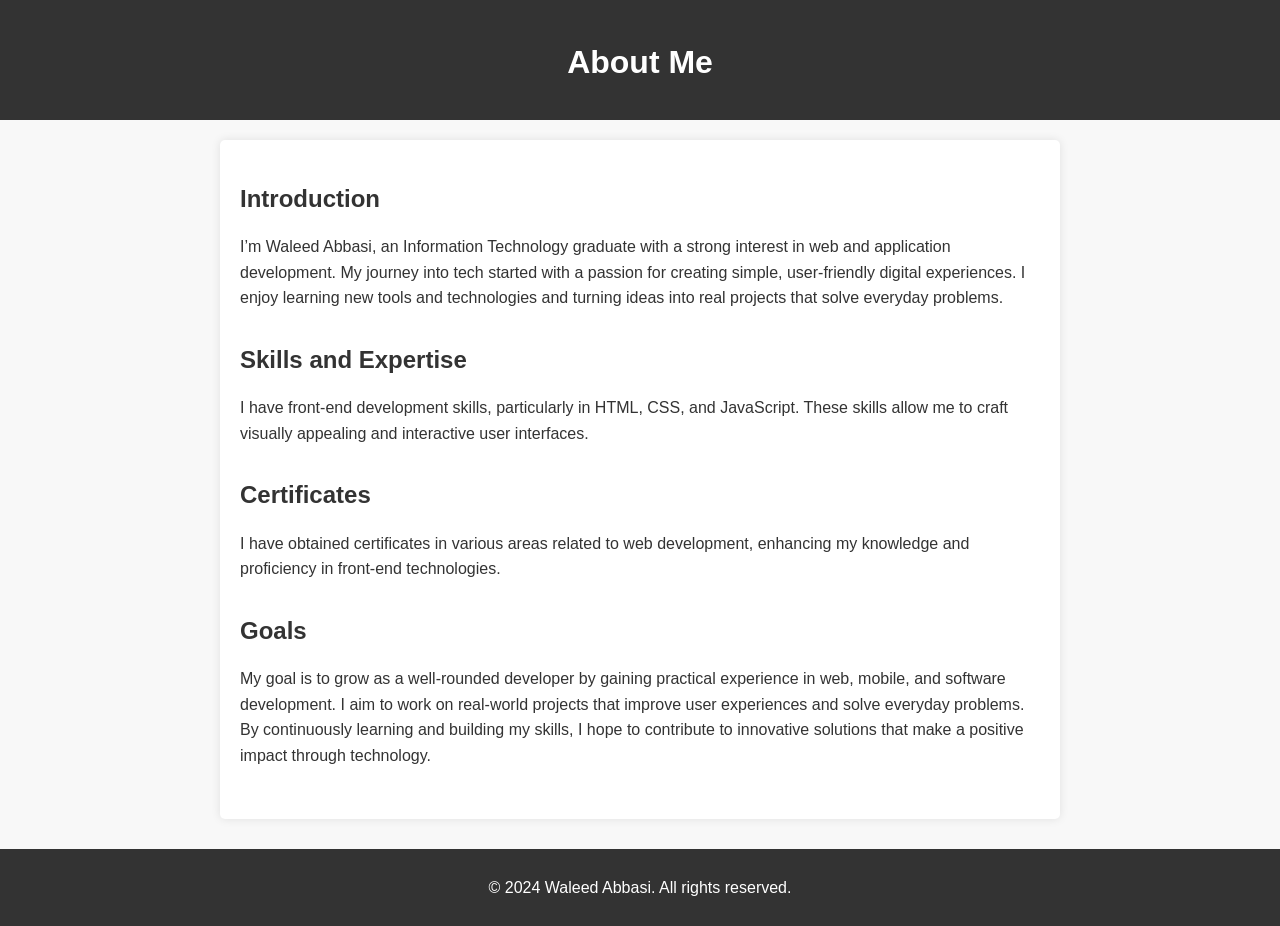
<file: aboutme.html>
<!DOCTYPE html>
<html lang="en">
<head>
    <meta charset="UTF-8">
    <meta name="viewport" content="width=device-width, initial-scale=1.0">
    <title>About Me</title>
    <style>
        body {
            font-family: Arial, sans-serif;
            line-height: 1.6;
            background-color: #f8f8f8;
            color: #333;
            margin: 0;
            padding: 0;
        }
        header {
            background-color: #333;
            color: #fff;
            text-align: center;
            padding: 1rem 0;
        }
        main {
            max-width: 800px;
            margin: 20px auto;
            padding: 20px;
            background-color: #fff;
            border-radius: 5px;
            box-shadow: 0 0 10px rgba(0, 0, 0, 0.1);
        }
        h1, h2 {
            margin-bottom: 15px;
        }
        section {
            margin-bottom: 30px;
        }
        footer {
            background-color: #333;
            color: #fff;
            text-align: center;
            margin-top: 30px;
            padding: 10px;
        }
    </style>
</head>
<body>
    <header>
        <h1>About Me</h1>
    </header>
    <main>
        <section>
            <h2>Introduction</h2>
            <p>
                I’m Waleed Abbasi, an Information Technology graduate with a strong interest in web and application development. My journey into tech started with a passion for creating simple, user-friendly digital experiences. I enjoy learning new tools and technologies and turning ideas into real projects that solve everyday problems.</p>
        </section>
        <section>
            <h2>Skills and Expertise</h2>
            <p>
                I have front-end development skills, particularly in HTML, CSS, and JavaScript. These skills allow me to craft visually appealing and interactive user interfaces.
            </p>
        </section>
        <section>
            <h2>Certificates</h2>
            <p>
                I have obtained certificates in various areas related to web development, enhancing my knowledge and proficiency in front-end technologies.
            </p>
        </section>
        <section>
            <h2>Goals</h2>
            <p>
               My goal is to grow as a well-rounded developer by gaining practical experience in web, mobile, and software development. I aim to work on real-world projects that improve user experiences and solve everyday problems. By continuously learning and building my skills, I hope to contribute to innovative solutions that make a positive impact through technology. </p>
        </section>
    </main>
    <footer>
        <p>&copy; 2024 Waleed Abbasi. All rights reserved.</p>
    </footer>
</body>
</html>
</file>
